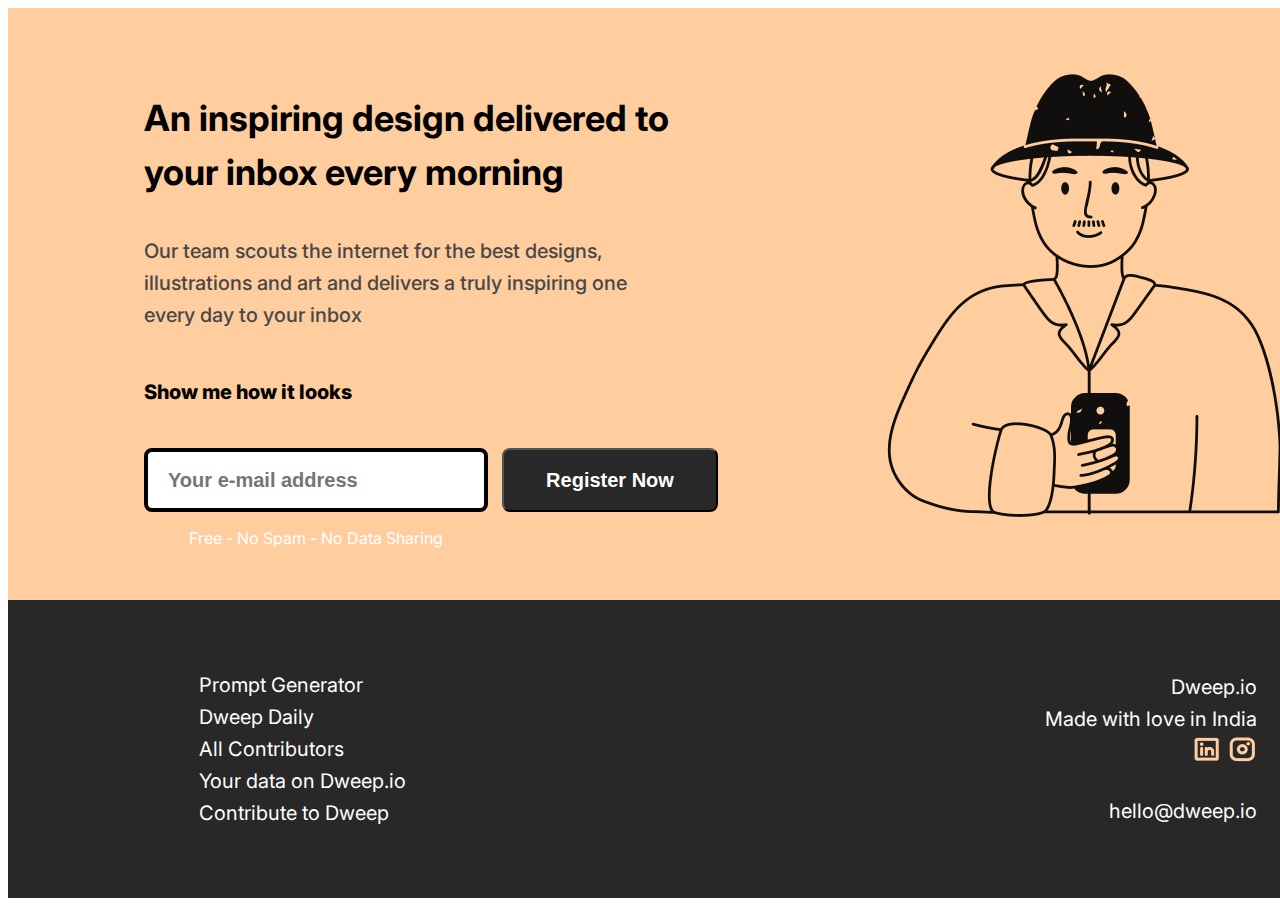
<file: index.html>
<html>

<head>
    <meta charset="UTF-8">
    <meta name="viewport" content="width=device-width, initial-scale=1.0">
    <title>Micro Project 1</title>
    <link rel="stylesheet" href="style1.css">
    <link rel="stylesheet" href="https://fonts.googleapis.com/css2?family=Inter:wght@400;500;600;700&display=swap">
    <style>
    body{
         font-family: Inter;
       }
    </style
</head>

<body>
    <div class="first_div">
        <div class="first_left">
            <p id="main_head">An inspiring design delivered to your inbox every morning</p>
            <p id="para1">Our team scouts the internet for the best designs, illustrations and art and delivers a truly
                    inspiring one every day to your inbox</p>
            <br>
            <p id="show">Show me how it looks</p>
            <br>
            <form id="email_form">
                <input id="mail" type="email" placeholder="Your e-mail address">
                <button  id="button1" type="button">Register Now</button>
            </form>
            <p id="nospam">Free - No Spam - No Data Sharing</p>  
        </div>
        <div class="first_right">
            <img src="dweep.png" alt="image1">
        </div>
    </div>
    <div class="footer" >
        <div class="footer_left">
            <a>Prompt Generator</a><br>
            <a>Dweep Daily</a><br>
            <a>All Contributors</a><br>
            <a>Your data on Dweep.io</a><br>
            <a>Contribute to Dweep</a>
        </div>
        <div class="footer_right">
            <a>Dweep.io</a><br>
            <a>Made with love in India</a><br>
            <div id="icons">
            <img id="linkedin" src="LinkedinLogo.png" alt="linkedin">
            <img id="instagram" src="InstagramLogo.png" alt="instagram">
            </div>
            <br>
            <a>hello@dweep.io</a>
        </div>
        
    </div>
    
</body>

</html>
</file>
<file: style1.css>
.first_div{
    display: flex;
    flex-direction: row;
    overflow: hidden;
    background-color: #FFCD9E;
    width: 1440px;
    height: 592px;
    margin: 0 auto;

}
.first_left{
    
    width: 50%;
    margin-left: 136px;
    margin-top: 83px;
    float: left;
    
}
.first_right{
    
    width: 50%;
    float: left;
    overflow: hidden;
    top: 20px;
    left: 818px;
}
#main_head{
    
    margin-top: 0px;
    height: 108px;
    width: 562px;
    font-size: 36px;
    font-weight:700;
    line-height: 54px;
    letter-spacing: 0em;
    text-align: left;

}
#para1{
    width: 495px;
    height: 81px;
    font-size: 20px;
    font-weight: 500;
    line-height: 32px;
    letter-spacing: 0em;
    text-align: left;
    color: #484848;
   
}
#show{
    
    font-size: 20px;
    font-weight: 800;
    line-height: 32px;
    letter-spacing: 0em;
    text-align: left;
    align-items: center;
    
}
#mail{
    font-size: 20px;
    font-weight: 600;
    line-height: 32px;
    letter-spacing: 0em;
    text-align: left;
    color: #888888;
    width: 344px;
    height: 64px;
    border: 4px solid #000000;
    border-radius: 8px;
    padding-left: 20px;
    margin-right: 10px;  
}
#button1{
    font-weight: 600;
    background-color: #282828;
    color: white;
    font-size: 20px;
    top: 411px;
    left: 496px;
    width: 216px;
    height: 64px;
    border-radius: 8px;

}
#email_form {
    flex-wrap: wrap;
    flex-direction: row;
    overflow: hidden;    
}
#nospam{
    top: 479px;
    left: 134px;
    width: 344px;
    height: 61px;
    color:#FFFFFF;
    text-align: center;
}

.footer{
    display: flex;
    flex-direction: row;
    align-items: center;
    width: 1440px;
    height: 298px;
    background-color:#282828;
    color: #FFFFFF;
    font-size: 20px;

    font-weight: 400;
    line-height: 32px;
    letter-spacing: 0em;

    margin: 0 auto;

}
.footer_left{
    
    width: 50%;
    margin-left: 191px;
    float: left;
}
.footer_right{
    margin-right: 191px;
    width: 50%;
    float: right;
    text-align: right;
    
}
#icons{
    overflow: hidden;
    height:27.42px;
    
    
}
</file>
